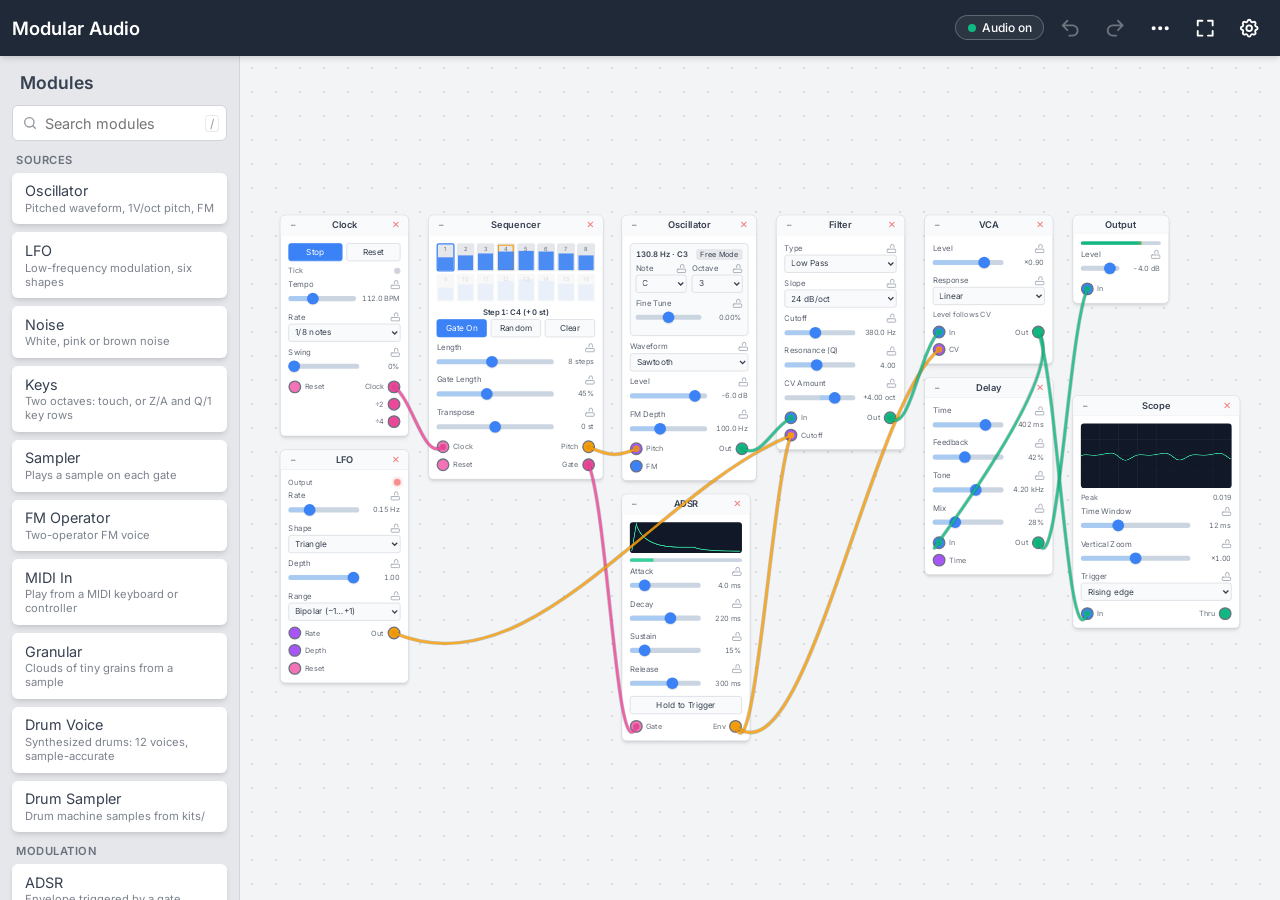
<file: index.html>
<!DOCTYPE html>
<html lang="en">
<head>
    <meta charset="UTF-8">
    <meta name="viewport" content="width=device-width, initial-scale=1.0, maximum-scale=1.0, user-scalable=no, viewport-fit=cover">
    <meta name="theme-color" content="#1f2937">
    <title>Modular Audio</title>
    <link rel="preconnect" href="https://fonts.googleapis.com">
    <link rel="preconnect" href="https://fonts.gstatic.com" crossorigin>
    <link href="https://fonts.googleapis.com/css2?family=Inter:wght@400;500;600;700&display=swap" rel="stylesheet">
    <link rel="stylesheet" href="css/app.css">
    <script>
        // Apply the saved theme before first paint to avoid a flash.
        try {
            const s = JSON.parse(localStorage.getItem('modularaudio.settings') || '{}');
            const dark = s.theme ? s.theme === 'dark' : matchMedia('(prefers-color-scheme: dark)').matches;
            if (dark) document.documentElement.classList.add('dark');
        } catch (e) {}
    </script>
    <script type="module" src="js/main.js"></script>
</head>
<body>
    <header id="app-header">
        <div class="header-left">
            <button id="browser-toggle" class="header-btn" title="Modules" aria-label="Toggle module browser">
                <svg viewBox="0 0 24 24" fill="none" stroke="currentColor" stroke-width="2"><path stroke-linecap="round" stroke-linejoin="round" d="M4 6h16M4 12h16m-7 6h7"/></svg>
            </button>
            <h1 class="app-title">Modular Audio</h1>
        </div>
        <div class="header-right">
            <button id="audio-status" class="audio-status" title="Start audio">
                <span class="status-dot"></span><span class="status-text">Tap to start audio</span>
            </button>
            <button id="undo-btn" class="header-btn" title="Undo (Ctrl+Z)" aria-label="Undo" disabled>
                <svg viewBox="0 0 24 24" fill="none" stroke="currentColor" stroke-width="2"><path stroke-linecap="round" stroke-linejoin="round" d="M9 14L4 9l5-5M4 9h10.5a5.5 5.5 0 010 11H11"/></svg>
            </button>
            <button id="redo-btn" class="header-btn" title="Redo (Ctrl+Y)" aria-label="Redo" disabled>
                <svg viewBox="0 0 24 24" fill="none" stroke="currentColor" stroke-width="2"><path stroke-linecap="round" stroke-linejoin="round" d="M15 14l5-5-5-5M20 9H9.5a5.5 5.5 0 000 11H13"/></svg>
            </button>
            <div class="menu-wrap">
                <button id="edit-btn" class="header-btn" title="Edit" aria-label="Edit menu" aria-haspopup="menu" aria-expanded="false">
                    <svg viewBox="0 0 24 24" fill="none" stroke="currentColor" stroke-width="2"><path stroke-linecap="round" stroke-linejoin="round" d="M5 12h.01M12 12h.01M19 12h.01"/><circle cx="5" cy="12" r="1.2"/><circle cx="12" cy="12" r="1.2"/><circle cx="19" cy="12" r="1.2"/></svg>
                </button>
                <div id="edit-menu" class="dropdown" role="menu"></div>
            </div>
            <button id="view-reset-btn" class="header-btn" title="Fit patch to screen" aria-label="Fit patch to screen">
                <svg viewBox="0 0 24 24" fill="none" stroke="currentColor" stroke-width="2"><path stroke-linecap="round" stroke-linejoin="round" d="M4 9V4h5M20 9V4h-5M4 15v5h5M20 15v5h-5"/></svg>
            </button>
            <button id="settings-btn" class="header-btn" title="Settings" aria-label="Settings">
                <svg viewBox="0 0 24 24" fill="none" stroke="currentColor" stroke-width="2"><path stroke-linecap="round" stroke-linejoin="round" d="M10.325 4.317c.426-1.756 2.924-1.756 3.35 0a1.724 1.724 0 002.573 1.066c1.543-.94 3.31.826 2.37 2.37a1.724 1.724 0 001.065 2.572c1.756.426 1.756 2.924 0 3.35a1.724 1.724 0 00-1.066 2.573c.94 1.543-.826 3.31-2.37 2.37a1.724 1.724 0 00-2.572 1.065c-.426 1.756-2.924 1.756-3.35 0a1.724 1.724 0 00-2.573-1.066c-1.543.94-3.31-.826-2.37-2.37a1.724 1.724 0 00-1.065-2.572c-1.756-.426-1.756-2.924 0-3.35a1.724 1.724 0 001.066-2.573c-.94-1.543.826-3.31 2.37-2.37.996.608 2.296.07 2.572-1.065z"/><path stroke-linecap="round" stroke-linejoin="round" d="M15 12a3 3 0 11-6 0 3 3 0 016 0z"/></svg>
            </button>
        </div>
    </header>

    <div class="workspace-container" id="workspace-container">
        <aside id="module-browser" class="position-left">
            <h2 class="browser-header">Modules</h2>
            <div class="module-search">
                <svg viewBox="0 0 24 24" fill="none" stroke="currentColor" stroke-width="2" aria-hidden="true"><circle cx="11" cy="11" r="7"/><path stroke-linecap="round" d="M20 20l-4-4"/></svg>
                <input id="module-search" type="search" placeholder="Search modules" autocomplete="off" spellcheck="false" aria-label="Search modules">
                <kbd class="search-key" title="Press / or Ctrl+K to search">/</kbd>
            </div>
            <div class="module-list" id="module-list"></div>
            <div class="search-empty hidden" id="search-empty">No modules match</div>
        </aside>
        <main id="workspace">
            <div id="canvas">
                <svg id="cable-layer" xmlns="http://www.w3.org/2000/svg"></svg>
            </div>
            <div id="patch-hint" class="patch-hint"></div>
            <div id="selection-bar" class="selection-bar hidden" role="toolbar" aria-label="Selection"></div>
        </main>
    </div>

    <div id="settings-modal" class="modal" role="dialog" aria-modal="true" aria-labelledby="settings-title">
        <div class="modal-content">
            <button id="modal-close-btn" class="modal-close-btn" aria-label="Close">&times;</button>
            <h2 class="modal-title" id="settings-title">Settings</h2>

            <div class="settings-group">
                <label for="master-volume" class="settings-label">Master Volume (<span id="master-volume-value">80</span>%)</label>
                <input type="range" id="master-volume" min="0" max="100" value="80" class="settings-control">
            </div>
            <div class="settings-group">
                <label class="settings-label">Theme</label>
                <button id="theme-toggle" class="param-button settings-control">Toggle Dark Mode</button>
            </div>
            <div class="settings-group">
                <label for="browser-position" class="settings-label">Module Browser Position</label>
                <select id="browser-position" class="settings-control">
                    <option value="left">Left</option>
                    <option value="bottom">Bottom</option>
                </select>
            </div>
            <div class="settings-group">
                <label for="fine-tune-range" class="settings-label">Fine Tune Range</label>
                <select id="fine-tune-range" class="settings-control">
                    <option value="1">+/- 1%</option><option value="2">+/- 2%</option><option value="3">+/- 3%</option>
                    <option value="5">+/- 5%</option><option value="8">+/- 8%</option><option value="10">+/- 10%</option>
                    <option value="15">+/- 15%</option><option value="20">+/- 20%</option>
                </select>
            </div>
            <div class="settings-group">
                <label for="cable-opacity" class="settings-label">Cable Opacity (<span id="cable-opacity-value">85</span>%)</label>
                <input type="range" id="cable-opacity" min="20" max="100" value="85" class="settings-control">
            </div>

            <p class="settings-hint">Hold <kbd>Shift</kbd> while dragging a slider for very fine adjustment. On touch screens, slide your finger away from the slider to slow it down. Double-tap a label to reset it.</p>

            <div class="preset-buttons">
                <button id="download-preset-btn" class="preset-btn">Download Preset</button>
                <label for="upload-preset-input" class="preset-btn">Upload Preset</label>
                <input type="file" id="upload-preset-input" accept=".json,.preset,application/json">
            </div>
            <div class="preset-buttons">
                <button id="share-link-btn" class="preset-btn secondary">Copy Share Link</button>
                <button id="add-subpatch-btn" class="preset-btn secondary">Add Subpatch…</button>
            </div>
            <div class="settings-group sample-library">
                <label class="settings-label">Sample Library</label>
                <div class="library-row"><span id="library-info">—</span><button id="library-clear-btn" class="param-button">Clear</button></div>
            </div>
            <div class="preset-buttons">
                <button id="example-patch-btn" class="preset-btn secondary">Load Example</button>
                <button id="clear-patch-btn" class="preset-btn danger">Clear Patch</button>
            </div>
        </div>
    </div>

    <div id="quick-add" class="quick-add" role="dialog" aria-label="Quick add">
        <input id="quick-add-input" type="search" placeholder="Add module…" autocomplete="off" spellcheck="false">
        <div id="quick-add-list" class="quick-add-list" role="listbox"></div>
    </div>
    <div id="jack-readout" class="jack-readout"></div>
    <input type="file" id="subpatch-input" accept=".json,application/json" style="display:none">
    <div id="node-sub-menu" role="menu"></div>
    <div id="cable-gain-popup" class="cable-gain-popup"></div>
    <div id="toast" class="toast" role="status" aria-live="polite"></div>
</body>
</html>
</file>
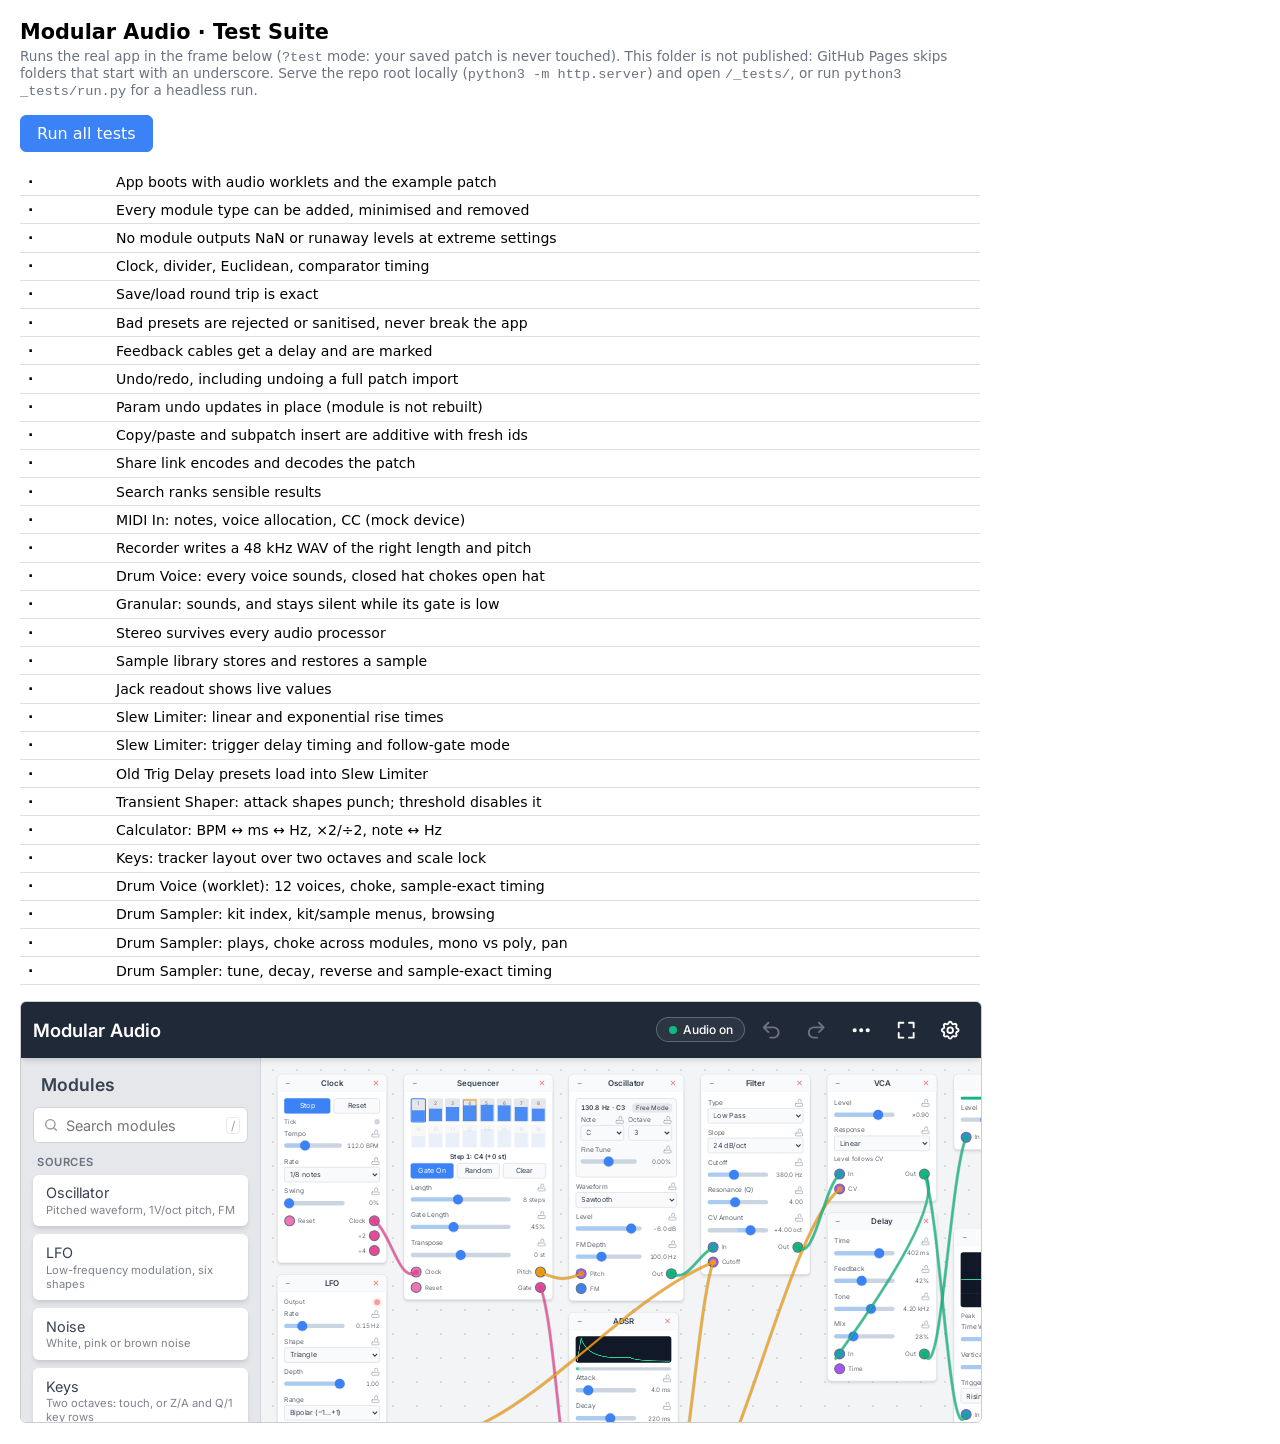
<file: _tests/index.html>
<!DOCTYPE html>
<html lang="en">
<head>
<meta charset="UTF-8">
<meta name="viewport" content="width=device-width, initial-scale=1">
<title>Modular Audio Tests</title>
<style>
    :root { color-scheme: light dark; --ok: #059669; --bad: #dc2626; --muted: #6b7280; }
    body { font-family: system-ui, -apple-system, 'Segoe UI', sans-serif; margin: 0; padding: 1.25rem; background: Canvas; color: CanvasText; }
    h1 { font-size: 1.3rem; margin: 0 0 0.25rem; }
    p.note { color: var(--muted); font-size: 0.85rem; margin: 0 0 1rem; max-width: 60rem; }
    .bar { display: flex; gap: 0.75rem; align-items: center; margin-bottom: 1rem; flex-wrap: wrap; }
    button { font: inherit; padding: 0.5rem 1rem; border-radius: 0.375rem; border: 1px solid #3b82f6; background: #3b82f6; color: #fff; cursor: pointer; }
    button:disabled { opacity: 0.5; cursor: default; }
    #summary { font-weight: 600; }
    #summary.ok { color: var(--ok); } #summary.bad { color: var(--bad); }
    table { border-collapse: collapse; width: 100%; max-width: 60rem; font-size: 0.88rem; }
    td { padding: 0.35rem 0.5rem; border-bottom: 1px solid rgba(128,128,128,0.25); vertical-align: top; }
    td.s { width: 4.5rem; font-weight: 600; } td.t { width: 5rem; color: var(--muted); text-align: right; font-variant-numeric: tabular-nums; }
    .pass { color: var(--ok); } .fail { color: var(--bad); } .run { color: #d97706; }
    .err { color: var(--bad); font-family: ui-monospace, monospace; font-size: 0.8rem; white-space: pre-wrap; margin-top: 0.2rem; }
    iframe { width: 100%; max-width: 60rem; height: 420px; border: 1px solid rgba(128,128,128,0.4); border-radius: 0.375rem; margin-top: 1rem; }
</style>
</head>
<body>
<h1>Modular Audio · Test Suite</h1>
<p class="note">Runs the real app in the frame below (<code>?test</code> mode: your saved patch is never touched). This folder is not published: GitHub Pages skips folders that start with an underscore. Serve the repo root locally (<code>python3 -m http.server</code>) and open <code>/_tests/</code>, or run <code>python3 _tests/run.py</code> for a headless run.</p>
<div class="bar"><button id="run">Run all tests</button><span id="summary"></span></div>
<table id="results"></table>
<iframe id="app" src="../index.html?test" allow="autoplay; midi"></iframe>
<script type="module">
import { tests } from './suite.js';
const frame = document.getElementById('app'), table = document.getElementById('results'), summary = document.getElementById('summary'), runBtn = document.getElementById('run');
const rows = tests.map((t) => { const tr = document.createElement('tr'); tr.innerHTML = `<td class="s">·</td><td><div>${t.name}</div></td><td class="t"></td>`; table.append(tr); return tr; });
async function appReady() {
    for (let i = 0; i < 200; i++) { const w = frame.contentWindow; if (w && w.modularAudioReady && w.modularAudio) return w; await new Promise((r) => setTimeout(r, 50)); }
    throw new Error('App did not start');
}
async function run() {
    runBtn.disabled = true;
    summary.className = ''; summary.textContent = 'Running…';
    const app = await appReady();
    const A = app.modularAudio;
    await A.audio.ctx.resume();
    const results = [];
    for (let i = 0; i < tests.length; i++) {
        const t = tests[i], tr = rows[i];
        tr.cells[0].textContent = 'RUN'; tr.cells[0].className = 's run';
        tr.querySelector('.err')?.remove();
        const t0 = performance.now();
        let error = null;
        try {
            await Promise.race([t.fn({ A, app, wait: (ms) => new Promise((r) => setTimeout(r, ms)) }), new Promise((_, rej) => setTimeout(() => rej(new Error('timed out after 30 s')), 30000))]);
        } catch (e) { error = e; }
        const ms = Math.round(performance.now() - t0);
        tr.cells[0].textContent = error ? 'FAIL' : 'PASS';
        tr.cells[0].className = `s ${error ? 'fail' : 'pass'}`;
        tr.cells[2].textContent = `${ms} ms`;
        if (error) { const d = document.createElement('div'); d.className = 'err'; d.textContent = error.message; tr.cells[1].append(d); }
        results.push({ name: t.name, pass: !error, ms, error: error ? error.message : null });
    }
    const failed = results.filter((r) => !r.pass).length;
    summary.textContent = failed ? `${failed} of ${results.length} failed` : `All ${results.length} passed`;
    summary.className = failed ? 'bad' : 'ok';
    runBtn.disabled = false;
    window.__testResults = results; // read by run.py
}
runBtn.addEventListener('click', run);
if (new URLSearchParams(location.search).has('autorun')) run();
</script>
</body>
</html>
</file>
<file: css/app.css>
/* Modular Audio — styles derived from Modular Synth V5.6 */

/* --- Theme Variables --- */
:root {
    --bg-color: #f3f4f6;
    --grid-dot: rgba(31, 41, 55, 0.12);
    --text-color: #1f2937;
    --header-bg: #1f2937;
    --header-text: #ffffff;
    --browser-bg: #e5e7eb;
    --browser-border: #d1d5db;
    --browser-text: #374151;
    --module-bg: #ffffff;
    --module-border: #d1d5db;
    --module-header-bg: #f9fafb;
    --module-header-border: #e5e7eb;
    --module-text: #374151;
    --module-shadow: 0 4px 6px -1px rgba(0, 0, 0, 0.1), 0 2px 4px -1px rgba(0, 0, 0, 0.06);
    --node-border: #6b7280;
    --input-bg: #3b82f6;
    --output-bg: #10b981;
    --cv-input-bg: #a855f7;
    --cv-output-bg: #f59e0b;
    --gate-input-bg: #f472b6;
    --trigger-output-bg: #ec4899;
    --slider-track: #cbd5e1;
    --slider-fill: #93c5fd;
    --slider-thumb: #3b82f6;
    --slider-fine: #f59e0b;
    --lock-unlocked: #9ca3af;
    --lock-locked: #facc15;
    --modal-bg: rgba(0, 0, 0, 0.5);
    --modal-content-bg: #ffffff;
    --preset-btn-bg: #3b82f6;
    --preset-btn-hover: #2563eb;
    --sub-menu-bg: #ffffff;
    --sub-menu-border: #d1d5db;
    --sub-menu-shadow: 0 2px 8px rgba(0, 0, 0, 0.15);
    --sub-menu-text: #374151;
    --sub-menu-btn-bg: #e5e7eb;
    --sub-menu-btn-hover: #d1d5db;
    --sub-menu-delete-bg: #fee2e2;
    --sub-menu-delete-hover: #fecaca;
    --sub-menu-delete-text: #ef4444;
    --cable-gain-slider-bg: rgba(255, 255, 255, 0.96);
    --cable-gain-slider-border: #9ca3af;
    --cable-gain-ok-bg: #d1fae5;
    --cable-gain-ok-hover: #a7f3d0;
    --cable-gain-ok-text: #065f46;
    --display-bg: #111827;
    --display-line: #34d399;
    --display-grid: rgba(255, 255, 255, 0.08);
    --step-bg: #e5e7eb;
    --step-on: #3b82f6;
    --step-active: #f59e0b;
    --led-off: #d1d5db;
    --led-on: #ef4444;
    --cable-opacity: 0.85;
}

.dark {
    --bg-color: #1f2937;
    --grid-dot: rgba(229, 231, 235, 0.08);
    --text-color: #f3f4f6;
    --header-bg: #111827;
    --header-text: #e5e7eb;
    --browser-bg: #374151;
    --browser-border: #4b5563;
    --browser-text: #d1d5db;
    --module-bg: #4b5563;
    --module-border: #6b7280;
    --module-header-bg: #374151;
    --module-header-border: #4b5563;
    --module-text: #e5e7eb;
    --module-shadow: 0 4px 6px -1px rgba(0, 0, 0, 0.4), 0 2px 4px -1px rgba(0, 0, 0, 0.3);
    --node-border: #9ca3af;
    --slider-track: #1f2937;
    --slider-fill: #1d4ed8;
    --slider-thumb: #60a5fa;
    --lock-unlocked: #6b7280;
    --lock-locked: #fde047;
    --modal-bg: rgba(0, 0, 0, 0.7);
    --modal-content-bg: #374151;
    --preset-btn-bg: #60a5fa;
    --preset-btn-hover: #3b82f6;
    --sub-menu-bg: #374151;
    --sub-menu-border: #6b7280;
    --sub-menu-shadow: 0 2px 8px rgba(0, 0, 0, 0.4);
    --sub-menu-text: #e5e7eb;
    --sub-menu-btn-bg: #4b5563;
    --sub-menu-btn-hover: #6b7280;
    --sub-menu-delete-bg: #5f2727;
    --sub-menu-delete-hover: #7f3030;
    --sub-menu-delete-text: #fca5a5;
    --cable-gain-slider-bg: rgba(55, 65, 81, 0.97);
    --cable-gain-slider-border: #4b5563;
    --cable-gain-ok-bg: #064e3b;
    --cable-gain-ok-hover: #047857;
    --cable-gain-ok-text: #a7f3d0;
    --display-bg: #0b1120;
    --step-bg: #374151;
    --step-on: #60a5fa;
    --led-off: #374151;
}

/* --- Base & Layout --- */
*, *::before, *::after { box-sizing: border-box; }
html, body { height: 100%; width: 100%; margin: 0; padding: 0; overflow: hidden; }
body {
    font-family: 'Inter', system-ui, -apple-system, 'Segoe UI', Roboto, sans-serif;
    overscroll-behavior: none;
    background-color: var(--bg-color); color: var(--text-color);
    font-size: 1rem; transition: background-color 0.3s, color 0.3s;
    display: flex; flex-direction: column;
    user-select: none; -webkit-user-select: none;
    -webkit-tap-highlight-color: transparent;
    -webkit-touch-callout: none; /* no iOS long-press callout over jacks and cables */
}
button, input, select { font: inherit; color: inherit; }
button { cursor: pointer; }
.hidden { display: none !important; }

header#app-header {
    background-color: var(--header-bg); color: var(--header-text);
    height: 3.5rem; flex-shrink: 0; z-index: 50; position: relative;
    display: flex; align-items: center; justify-content: space-between;
    padding: 0 0.75rem; padding-top: env(safe-area-inset-top);
    box-shadow: 0 4px 6px -1px rgba(0,0,0,0.1), 0 2px 4px -1px rgba(0,0,0,0.06);
}
.header-left, .header-right { display: flex; align-items: center; gap: 0.5rem; min-width: 0; }
.app-title { font-size: 1.15rem; font-weight: 600; margin: 0; white-space: nowrap; overflow: hidden; text-overflow: ellipsis; }
.header-btn {
    background: none; border: none; color: inherit; padding: 0.45rem; border-radius: 0.375rem;
    display: flex; align-items: center; justify-content: center;
}
.header-btn:hover { background-color: rgba(255,255,255,0.1); }
.header-btn svg { width: 1.4rem; height: 1.4rem; }
.audio-status {
    display: flex; align-items: center; gap: 0.4rem; border: 1px solid rgba(255,255,255,0.25);
    background: rgba(255,255,255,0.06); border-radius: 9999px; padding: 0.25rem 0.7rem; font-size: 0.75rem; font-weight: 500;
    white-space: nowrap;
}
.audio-status .status-dot { width: 8px; height: 8px; border-radius: 50%; background: #f59e0b; flex-shrink: 0; }
.audio-status.running .status-dot { background: #10b981; }
.audio-status.running { cursor: default; }
.audio-status.error .status-dot { background: #ef4444; }

.workspace-container { flex-grow: 1; position: relative; overflow: hidden; display: flex; width: 100%; min-height: 0; }

main#workspace {
    flex-grow: 1; position: relative; overflow: hidden; min-width: 0;
    background-color: var(--bg-color);
    background-image: radial-gradient(var(--grid-dot) 1px, transparent 1px);
    background-size: 24px 24px;
    touch-action: none; cursor: grab;
}
main#workspace.panning { cursor: grabbing; }
#canvas { position: absolute; left: 0; top: 0; width: 0; height: 0; transform-origin: 0 0; }
#cable-layer { position: absolute; left: 0; top: 0; width: 1px; height: 1px; overflow: visible; pointer-events: none; z-index: 100000; }

/* --- Module Browser --- */
#module-browser {
    background-color: var(--browser-bg); border: 0 solid var(--browser-border); color: var(--browser-text);
    transition: transform 0.3s ease-in-out;
    position: fixed; z-index: 40; overflow-y: auto; padding: 0.75rem;
    box-shadow: 2px 0 5px rgba(0,0,0,0.1);
}
#module-browser.position-left { top: 3.5rem; left: 0; bottom: 0; width: 15rem; border-right-width: 1px; }
#module-browser.position-bottom {
    bottom: 0; left: 0; right: 0; height: 7.5rem; border-top-width: 1px;
    display: flex; flex-direction: row; align-items: stretch; padding: 0.5rem; overflow-x: auto; overflow-y: hidden;
}
#module-browser.position-bottom .browser-header,
#module-browser.position-bottom .browser-category { display: none; }
#module-browser.position-bottom .module-list { display: flex; gap: 0.5rem; align-items: center; height: 100%; }
#module-browser.position-bottom .add-module-btn { width: auto; flex-shrink: 0; height: 80%; min-height: 3rem; margin-bottom: 0; text-align: center; }
#module-browser.collapsed.position-left { transform: translateX(-100%); }
#module-browser.collapsed.position-bottom { transform: translateY(100%); }

@media (min-width: 768px) {
    #browser-toggle { display: none; }
    #module-browser { position: static; transform: none !important; box-shadow: none; flex-shrink: 0; }
    #module-browser.position-bottom { width: 100%; }
    .workspace-container.browser-bottom { flex-direction: column-reverse; }
}

.browser-header { font-size: 1.1rem; font-weight: 600; margin: 0 0 0.5rem; padding: 0.25rem 0.5rem; }
.browser-category { font-size: 0.7rem; font-weight: 600; text-transform: uppercase; letter-spacing: 0.05em; opacity: 0.7; margin: 0.75rem 0.25rem 0.35rem; }
.add-module-btn {
    display: block; width: 100%; background-color: var(--module-bg); padding: 0.6rem 0.8rem; border: none;
    border-radius: 0.375rem; box-shadow: var(--module-shadow); text-align: left; color: var(--module-text);
    transition: background-color 0.15s, box-shadow 0.15s; font-size: 0.9rem; margin-bottom: 0.5rem;
}
.add-module-btn:hover { background-color: var(--module-header-bg); box-shadow: 0 1px 2px 0 rgba(0,0,0,0.05); }
.add-module-btn small { display: block; font-size: 0.7rem; opacity: 0.65; margin-top: 0.1rem; }
#module-browser.position-bottom .add-module-btn small { display: none; }

/* --- Modules --- */
.module {
    position: absolute; touch-action: none; width: 200px;
    display: flex; flex-direction: column;
    background-color: var(--module-bg); border: 1px solid var(--module-border); border-radius: 0.5rem; box-shadow: var(--module-shadow);
    color: var(--module-text); transition: background-color 0.3s, border-color 0.3s, color 0.3s, opacity 0.2s, box-shadow 0.2s;
    cursor: default;
}
.module.dragging { opacity: 0.85; box-shadow: 0 10px 15px -3px rgba(0,0,0,0.15), 0 4px 6px -2px rgba(0,0,0,0.08); }
.module-header {
    display: flex; justify-content: space-between; align-items: center; padding: 0.3rem 0.5rem; cursor: move;
    border-bottom: 1px solid var(--module-header-border); background-color: var(--module-header-bg);
    border-top-left-radius: 0.5rem; border-top-right-radius: 0.5rem; transition: background-color 0.3s, border-color 0.3s;
    touch-action: none;
}
.module-content { padding: 0.75rem; flex-grow: 1; }
.module.minimized .module-content { display: none; }
.module.minimized { width: 130px !important; }
.module.minimized .module-header { border-bottom: none; border-radius: 0.5rem; }
.module-title { font-weight: 600; font-size: 0.9rem; text-align: center; flex-grow: 1; margin: 0 0.4rem; white-space: nowrap; overflow: hidden; text-overflow: ellipsis; }
.module-button { background: none; border: none; padding: 0.15rem 0.3rem; line-height: 1; color: inherit; opacity: 0.7; font-size: 0.95rem; min-width: 1.4rem; }
.module-button:hover { opacity: 1; }
.delete-btn { color: #ef4444; } .delete-btn:hover { color: #dc2626; }
.module-spacer { width: 1.4rem; }

/* --- Nodes (jacks) --- */
.node {
    width: 20px; height: 20px; border-radius: 50%; border: 2px solid var(--node-border); cursor: pointer;
    position: relative; flex-shrink: 0; transition: filter 0.15s, box-shadow 0.15s, transform 0.15s;
    touch-action: none;
}
/* Larger invisible touch target */
.node::after { content: ''; position: absolute; inset: -9px; border-radius: 50%; }
.node.in.audio { background-color: var(--input-bg); }
.node.out.audio { background-color: var(--output-bg); }
.node.in.cv { background-color: var(--cv-input-bg); }
.node.out.cv { background-color: var(--cv-output-bg); }
.node.in.gate { background-color: var(--gate-input-bg); }
.node.out.gate { background-color: var(--trigger-output-bg); }
.node:hover { filter: brightness(1.2); }
.node.selected { box-shadow: 0 0 0 3px rgba(239, 68, 68, 0.6); }
.node.connected::before { content: ''; position: absolute; inset: 4px; border-radius: 50%; background: rgba(0,0,0,0.35); }
.node.drop-target { transform: scale(1.3); box-shadow: 0 0 0 3px rgba(16, 185, 129, 0.6); }
body.patching .node.in:not(.drop-ok) { opacity: 0.35; }
body.patching-from-in .node.out:not(.drop-ok) { opacity: 0.35; }
body.patching-from-in .node.in { opacity: 0.35; }
body.patching .node.out { opacity: 0.35; }

.node-row { display: flex; justify-content: space-between; align-items: flex-start; margin-top: 0.6rem; gap: 0.5rem; }
.node-group-vertical { display: flex; flex-direction: column; gap: 0.45rem; }
.node-group-vertical.inputs { align-items: flex-start; }
.node-group-vertical.outputs { align-items: flex-end; }
.node-item { display: flex; align-items: center; gap: 0.35rem; }
.node-label { font-size: 0.7rem; color: var(--text-color); opacity: 0.75; white-space: nowrap; }
.module-content .node-label { color: var(--module-text); }

/* --- Cables --- */
.cable { fill: none; stroke-linecap: round; pointer-events: none; }
.cable-shadow { fill: none; stroke: rgba(0,0,0,0.25); stroke-linecap: round; pointer-events: none; }
.cable-hit { fill: none; stroke: transparent; stroke-width: 14; pointer-events: stroke; cursor: pointer; }
.cable-group { opacity: var(--cable-opacity); }
.cable-group.highlight { opacity: 1; }
.cable-group.highlight .cable { stroke-width: 5; }
.cable-group.muted { opacity: calc(var(--cable-opacity) * 0.45); }
.cable-plug { pointer-events: none; }
body.patching .cable-hit { pointer-events: none; }

/* --- Parameters --- */
.param-container { margin-bottom: 0.5rem; display: flex; flex-direction: column; }
.param-header { display: flex; justify-content: space-between; align-items: center; margin-bottom: 0.15rem; gap: 0.25rem; }
.param-label { font-size: 0.75rem; color: var(--module-text); opacity: 0.8; flex-grow: 1; cursor: default; white-space: nowrap; overflow: hidden; text-overflow: ellipsis; touch-action: manipulation; }
.param-lock-button { background: none; border: none; padding: 0; margin: 0; line-height: 1; flex-shrink: 0; }
.param-lock { width: 16px; height: 16px; display: block; color: var(--lock-unlocked); transition: color 0.2s; }
.param-lock.locked { color: var(--lock-locked); }
.param-control-wrapper { display: flex; align-items: center; gap: 0.5rem; position: relative; min-height: 1.5rem; }
.param-value-display {
    font-size: 0.7rem; color: var(--module-text); opacity: 0.75; min-width: 56px; text-align: right; white-space: nowrap;
    font-variant-numeric: tabular-nums; cursor: text; border-radius: 0.2rem; padding: 0 0.1rem;
}
.param-value-display:hover { background: var(--module-header-bg); opacity: 1; }
.param-value-input {
    width: 56px; font-size: 0.7rem; text-align: right; padding: 0.05rem 0.2rem;
    border: 1px solid var(--slider-thumb); border-radius: 0.2rem; background: var(--module-bg); color: var(--module-text);
    user-select: text; -webkit-user-select: text;
}
.locked-control { opacity: 0.6; pointer-events: none; }
select, button.param-button {
    height: 1.75rem; padding: 0.15rem 0.35rem; font-size: 0.8rem;
    background-color: var(--module-header-bg); border: 1px solid var(--module-border); border-radius: 0.25rem; color: var(--module-text); width: 100%;
}
button.param-button { padding: 0.15rem 0.5rem; }
button.param-button:hover { filter: brightness(0.95); }
button.param-button.active { background-color: var(--slider-thumb); color: #fff; border-color: var(--slider-thumb); }
.dark button.param-button:hover { filter: brightness(1.15); }
.btn-row { display: flex; gap: 0.35rem; margin-bottom: 0.5rem; }
.btn-row > * { flex: 1; }

/* Custom slider (v5.6 look, with fine-adjust support) */
.fslider {
    position: relative; flex: 1; height: 22px; cursor: pointer; touch-action: none; outline: none; min-width: 0;
}
.fslider-track {
    position: absolute; left: 0; right: 0; top: 50%; height: 8px; margin-top: -4px;
    background: var(--slider-track); border-radius: 9999px; overflow: hidden; transition: background-color 0.3s;
}
.fslider-fill { position: absolute; top: 0; bottom: 0; background: var(--slider-fill); opacity: 0.6; }
.fslider-thumb {
    position: absolute; top: 50%; width: 18px; height: 18px; margin: -9px 0 0 -9px;
    background: var(--slider-thumb); border-radius: 50%; cursor: grab; transition: background-color 0.2s, box-shadow 0.15s;
    box-shadow: 0 1px 2px rgba(0,0,0,0.2);
}
.fslider:focus-visible .fslider-thumb { box-shadow: 0 0 0 3px rgba(59,130,246,0.45); }
.fslider.active .fslider-thumb { cursor: grabbing; }
.fslider.fine .fslider-thumb { background: var(--slider-fine); box-shadow: 0 0 0 4px rgba(245,158,11,0.3); }
.fslider.locked { pointer-events: none; opacity: 0.6; }
.fine-badge {
    position: fixed; z-index: 200000; pointer-events: none; font-size: 0.65rem; font-weight: 600;
    background: var(--slider-fine); color: #111827; padding: 0.1rem 0.35rem; border-radius: 0.25rem;
    transform: translate(-50%, -150%); white-space: nowrap; display: none;
}

/* Pitch control */
.pitch-control-group { border: 1px solid var(--module-border); padding: 0.5rem; border-radius: 0.375rem; background-color: var(--module-header-bg); margin-bottom: 0.5rem; }
.pitch-top { display: flex; justify-content: space-between; align-items: center; margin-bottom: 0.3rem; }
.pitch-readout { font-size: 0.75rem; font-weight: 600; font-variant-numeric: tabular-nums; }
.pitch-mode-toggle { font-size: 0.7rem; padding: 0.1rem 0.4rem; background-color: var(--sub-menu-btn-bg); color: var(--sub-menu-text); border: none; border-radius: 0.25rem; }
.pitch-mode-toggle:hover { filter: brightness(0.95); }
.note-pitch-controls { display: flex; gap: 0.5rem; }
.note-pitch-controls .param-container { flex: 1; min-width: 0; }

/* Displays */
.display { display: block; width: 100%; background: var(--display-bg); border-radius: 0.3rem; margin-bottom: 0.5rem; }
.led { width: 10px; height: 10px; border-radius: 50%; background: var(--led-off); display: inline-block; transition: background-color 0.05s; flex-shrink: 0; }
.led.on { background: var(--led-on); box-shadow: 0 0 6px var(--led-on); }
.meter { height: 6px; background: var(--slider-track); border-radius: 3px; overflow: hidden; margin-bottom: 0.4rem; }
.meter-fill {
    /* The gradient always spans the whole meter; the level only reveals part of it. */
    height: 100%; width: 100%; --v: 0;
    background: linear-gradient(90deg, #10b981 0%, #10b981 70%, #f59e0b 85%, #ef4444 100%);
    clip-path: inset(0 calc((1 - var(--v)) * 100%) 0 0);
}
.meter-fill.plain { background: var(--display-line); }
.info-row { display: flex; align-items: center; justify-content: space-between; gap: 0.5rem; font-size: 0.75rem; margin-bottom: 0.4rem; }

/* Sequencer */
.steps { display: grid; grid-template-columns: repeat(8, 1fr); gap: 3px; margin-bottom: 0.5rem; }
.step {
    position: relative; height: 44px; background: var(--step-bg); border-radius: 0.2rem; border: 2px solid transparent;
    overflow: hidden; padding: 0; touch-action: none;
}
.step .step-bar { position: absolute; left: 0; right: 0; bottom: 0; background: var(--step-on); opacity: 0.35; }
.step.on .step-bar { opacity: 0.9; }
.step .step-num { position: absolute; top: 1px; left: 0; right: 0; text-align: center; font-size: 0.55rem; opacity: 0.7; }
.step.selected { border-color: var(--slider-thumb); }
.step.playing { box-shadow: inset 0 0 0 2px var(--step-active); }
.step.disabled { opacity: 0.25; }
.step-note { font-size: 0.75rem; font-weight: 600; text-align: center; margin-bottom: 0.25rem; font-variant-numeric: tabular-nums; }

/* Keys */
.keys { position: relative; height: 70px; margin-bottom: 0.5rem; touch-action: none; }
.key { position: absolute; top: 0; border: 1px solid var(--module-border); border-radius: 0 0 0.25rem 0.25rem; }
.key.white { background: #f9fafb; height: 100%; z-index: 1; }
.key.black { background: #1f2937; height: 60%; z-index: 2; }
.key.down.white { background: #93c5fd; }
.key.down.black { background: #3b82f6; }
.key-label { position: absolute; bottom: 3px; left: 0; right: 0; text-align: center; font-size: 0.55rem; color: #6b7280; pointer-events: none; }

/* Settings Modal */
.modal {
    position: fixed; inset: 0; background-color: var(--modal-bg);
    display: flex; justify-content: center; align-items: center;
    z-index: 300000; opacity: 0; pointer-events: none; transition: opacity 0.3s ease-in-out;
}
.modal.open { opacity: 1; pointer-events: auto; }
.modal-content {
    background-color: var(--modal-content-bg); padding: 1.5rem 1.5rem; border-radius: 0.5rem;
    box-shadow: 0 10px 15px -3px rgba(0,0,0,0.1), 0 4px 6px -2px rgba(0,0,0,0.05);
    width: 90%; max-width: 480px; max-height: 90vh; overflow-y: auto;
    position: relative; color: var(--text-color); transition: background-color 0.3s, color 0.3s;
}
.modal-close-btn { position: absolute; top: 0.5rem; right: 0.75rem; background: none; border: none; font-size: 1.5rem; color: inherit; opacity: 0.7; }
.modal-close-btn:hover { opacity: 1; }
.modal-title { font-size: 1.25rem; font-weight: 600; margin: 0 0 1rem; }
.settings-group { margin-bottom: 1rem; }
.settings-label { display: block; font-size: 0.9rem; font-weight: 500; margin-bottom: 0.3rem; }
.settings-control { width: 100%; }
.settings-group select, .settings-group button.param-button { height: 2.1rem; font-size: 0.9rem; background-color: var(--module-header-bg); color: var(--module-text); }
.settings-hint { font-size: 0.8rem; opacity: 0.75; line-height: 1.4; }
kbd { font-family: inherit; font-size: 0.75rem; border: 1px solid var(--module-border); border-radius: 0.2rem; padding: 0 0.25rem; }
.preset-buttons { display: flex; gap: 0.75rem; margin-top: 1rem; }
.preset-btn {
    flex: 1; padding: 0.6rem 0.75rem; border: none; border-radius: 0.375rem;
    background-color: var(--preset-btn-bg); color: white; font-weight: 500; font-size: 0.9rem;
    transition: background-color 0.2s; text-align: center; cursor: pointer;
}
.preset-btn:hover { background-color: var(--preset-btn-hover); }
.preset-btn.secondary { background-color: var(--sub-menu-btn-bg); color: var(--sub-menu-text); }
.preset-btn.secondary:hover { background-color: var(--sub-menu-btn-hover); }
.preset-btn.danger { background-color: var(--sub-menu-delete-bg); color: var(--sub-menu-delete-text); }
.preset-btn.danger:hover { background-color: var(--sub-menu-delete-hover); }
#upload-preset-input { display: none; }
input[type="range"].settings-control { accent-color: var(--slider-thumb); }

/* --- Node Sub-Menu --- */
#node-sub-menu {
    position: fixed; background-color: var(--sub-menu-bg); border: 1px solid var(--sub-menu-border);
    border-radius: 0.375rem; box-shadow: var(--sub-menu-shadow); z-index: 250000; padding: 0.5rem;
    flex-direction: column; gap: 0.5rem; min-width: 170px; max-width: 240px; color: var(--sub-menu-text);
    display: none;
}
#node-sub-menu.visible { display: flex; }
.sub-menu-header { display: flex; justify-content: space-between; align-items: center; padding-bottom: 0.25rem; border-bottom: 1px solid var(--sub-menu-border); gap: 0.5rem; }
.sub-menu-title { font-size: 0.8rem; font-weight: 600; white-space: nowrap; overflow: hidden; text-overflow: ellipsis; }
.sub-menu-close-btn { background: none; border: none; color: inherit; padding: 0.1rem; line-height: 1; font-size: 1rem; font-weight: bold; opacity: 0.7; }
.sub-menu-close-btn:hover { opacity: 1; }
.sub-menu-module-item { background-color: var(--sub-menu-btn-bg); padding: 0.3rem 0.5rem; border-radius: 0.25rem; display: flex; flex-direction: column; }
.sub-menu-module-name { font-size: 0.75rem; font-weight: 500; margin-bottom: 0.2rem; text-align: center; white-space: nowrap; overflow: hidden; text-overflow: ellipsis; }
.sub-menu-module-actions { display: flex; justify-content: space-around; gap: 0.3rem; }
.sub-menu-action-btn { flex: 1; background: none; border: 1px solid transparent; border-radius: 0.25rem; padding: 0.2rem 0.3rem; font-size: 0.7rem; white-space: nowrap; }
.sub-menu-action-btn.delete { background-color: var(--sub-menu-delete-bg); color: var(--sub-menu-delete-text); border-color: var(--sub-menu-delete-text); }
.sub-menu-action-btn.delete:hover { background-color: var(--sub-menu-delete-hover); }
.sub-menu-action-btn.gain { background-color: var(--sub-menu-btn-hover); border-color: var(--sub-menu-border); color: var(--sub-menu-text); }
.sub-menu-empty { font-size: 0.75rem; opacity: 0.7; text-align: center; padding: 0.25rem; }

/* --- Cable gain popup --- */
.cable-gain-popup {
    position: fixed; z-index: 260000; transform: translate(-50%, -50%);
    background-color: var(--cable-gain-slider-bg); padding: 8px 12px; border-radius: 6px;
    border: 1px solid var(--cable-gain-slider-border); box-shadow: 0 2px 5px rgba(0,0,0,0.2);
    flex-direction: column; align-items: stretch; width: 190px; color: var(--text-color);
    display: none;
}
.cable-gain-popup.visible { display: flex; }
.cable-gain-popup .cg-title { font-size: 0.72rem; font-weight: 600; text-align: center; }
.cable-gain-popup .cg-sub { font-size: 0.62rem; opacity: 0.7; text-align: center; margin-bottom: 4px; white-space: nowrap; overflow: hidden; text-overflow: ellipsis; }
.cable-gain-popup .param-label, .cable-gain-popup .param-value-display { color: var(--text-color); }
.cg-actions { display: flex; gap: 6px; margin-top: 6px; }
.cg-actions button { flex: 1; padding: 4px 8px; font-size: 0.75rem; font-weight: 500; border: none; border-radius: 4px; }
.cable-gain-ok-btn { background-color: var(--cable-gain-ok-bg); color: var(--cable-gain-ok-text); }
.cable-gain-ok-btn:hover { background-color: var(--cable-gain-ok-hover); }
.cable-delete-btn { background-color: var(--sub-menu-delete-bg); color: var(--sub-menu-delete-text); }

/* --- Hints & toasts --- */
.patch-hint {
    position: absolute; left: 50%; bottom: 4rem; transform: translateX(-50%); z-index: 30;
    background: var(--header-bg); color: var(--header-text); font-size: 0.8rem; padding: 0.4rem 0.8rem; border-radius: 9999px;
    box-shadow: var(--module-shadow); pointer-events: none; opacity: 0; transition: opacity 0.2s; white-space: nowrap;
}
.patch-hint.visible { opacity: 0.95; }
.toast {
    position: fixed; left: 50%; top: 4.25rem; transform: translateX(-50%); z-index: 310000;
    background: var(--header-bg); color: var(--header-text); font-size: 0.85rem; padding: 0.5rem 0.9rem; border-radius: 0.375rem;
    box-shadow: var(--module-shadow); opacity: 0; pointer-events: none; transition: opacity 0.2s; max-width: 90vw; text-align: center;
}
.toast.visible { opacity: 0.97; }

@media (max-width: 480px) {
    .audio-status .status-text { display: none; }
    .audio-status { padding: 0.35rem; border-radius: 50%; }
    .audio-status .status-dot { width: 10px; height: 10px; }
}

/* Tuner */
.tuner-bar { position: relative; height: 14px; margin: 0.4rem 0; border-radius: 7px; background: linear-gradient(90deg, #ef4444, #f59e0b 35%, #10b981 50%, #f59e0b 65%, #ef4444); opacity: 0.85; }
.tuner-bar::after { content: ''; position: absolute; left: 50%; top: -3px; bottom: -3px; width: 2px; margin-left: -1px; background: var(--module-text); opacity: 0.5; }
.tuner-needle { position: absolute; top: -4px; bottom: -4px; width: 4px; margin-left: -2px; left: 50%; background: var(--module-text); border-radius: 2px; transition: left 0.08s linear; }
.tuner-bar.idle { opacity: 0.25; }
.tuner-bar.intune .tuner-needle { background: #10b981; box-shadow: 0 0 6px #10b981; }

.cable-group.feedback .cable-plug { opacity: 0.7; }

/* Module search */
.module-search { position: relative; display: flex; align-items: center; margin: 0 0 0.5rem; }
.module-search svg { position: absolute; left: 0.6rem; width: 1rem; height: 1rem; opacity: 0.55; pointer-events: none; }
.module-search input {
    width: 100%; height: 2.25rem; padding: 0 2rem 0 2rem; border-radius: 0.375rem;
    border: 1px solid var(--browser-border); background: var(--module-bg); color: var(--module-text);
    font-size: 0.9rem; outline: none; user-select: text; -webkit-user-select: text;
}
.module-search input:focus { border-color: var(--slider-thumb); box-shadow: 0 0 0 3px rgba(59,130,246,0.25); }
.module-search input::-webkit-search-cancel-button { cursor: pointer; }
.search-key { position: absolute; right: 0.5rem; opacity: 0.5; pointer-events: none; }
.module-search input:focus ~ .search-key, .module-search input:not(:placeholder-shown) ~ .search-key { display: none; }
.add-module-btn.first-match { box-shadow: 0 0 0 2px var(--slider-thumb), var(--module-shadow); }
.add-module-btn mark { background: rgba(250, 204, 21, 0.45); color: inherit; border-radius: 2px; padding: 0 1px; }
.search-empty { font-size: 0.85rem; opacity: 0.7; padding: 0.75rem 0.25rem; text-align: center; }
#module-browser.position-bottom .module-search { flex: 0 0 12rem; margin: 0 0.5rem 0 0; align-self: center; }
#module-browser.position-bottom .search-empty { align-self: center; white-space: nowrap; }
@media (hover: none) { .search-key { display: none; } }

/* Selection */
.module.selected-module { box-shadow: 0 0 0 2px var(--slider-thumb), var(--module-shadow); }
.select-box { position: absolute; display: none; z-index: 40; pointer-events: none; border: 1px solid var(--slider-thumb); background: rgba(59, 130, 246, 0.12); border-radius: 2px; }
main#workspace.select-mode { cursor: crosshair; }

/* Header extras */
.header-btn:disabled { opacity: 0.35; cursor: default; }
.header-btn:disabled:hover { background: none; }
.menu-wrap { position: relative; }
.dropdown {
    position: absolute; right: 0; top: calc(100% + 6px); min-width: 250px; display: none; flex-direction: column;
    background: var(--sub-menu-bg); color: var(--sub-menu-text); border: 1px solid var(--sub-menu-border);
    border-radius: 0.375rem; box-shadow: var(--sub-menu-shadow); padding: 0.35rem; z-index: 280000;
}
.dropdown.open { display: flex; }
.dropdown button {
    display: flex; justify-content: space-between; align-items: center; gap: 1rem; text-align: left;
    background: none; border: none; padding: 0.45rem 0.6rem; border-radius: 0.25rem; font-size: 0.85rem; color: inherit;
}
.dropdown button:hover:not(:disabled) { background: var(--sub-menu-btn-bg); }
.dropdown button:disabled { opacity: 0.4; cursor: default; }
.dropdown button.checked::before { content: '✓'; margin-right: -0.5rem; }
.dropdown kbd { opacity: 0.6; font-size: 0.7rem; }
.dropdown hr { border: none; border-top: 1px solid var(--sub-menu-border); margin: 0.3rem 0; }
@media (max-width: 560px) { .app-title { display: none; } .header-right { gap: 0.15rem; } .header-btn { padding: 0.35rem; } }

/* Selection toolbar */
.selection-bar {
    position: absolute; left: 50%; bottom: 1rem; transform: translateX(-50%); z-index: 35; max-width: calc(100% - 16px); overflow-x: auto; scrollbar-width: none;
    display: flex; align-items: center; gap: 0.25rem; padding: 0.3rem; border-radius: 9999px;
    background: var(--header-bg); color: var(--header-text); box-shadow: var(--module-shadow); font-size: 0.8rem; white-space: nowrap;
}
.selection-bar span { padding: 0 0.5rem; opacity: 0.8; }
.selection-bar button { background: rgba(255,255,255,0.08); border: none; color: inherit; border-radius: 9999px; padding: 0.3rem 0.7rem; font-size: 0.8rem; }
.selection-bar button:hover { background: rgba(255,255,255,0.18); }
.selection-bar button.danger { color: #fca5a5; }

/* Quick add */
.quick-add {
    position: fixed; z-index: 270000; width: 240px; display: none; flex-direction: column;
    background: var(--sub-menu-bg); border: 1px solid var(--sub-menu-border); border-radius: 0.5rem; box-shadow: var(--sub-menu-shadow); padding: 0.4rem;
}
.quick-add.open { display: flex; }
.quick-add input {
    height: 2.1rem; border-radius: 0.3rem; border: 1px solid var(--slider-thumb); background: var(--module-bg); color: var(--module-text);
    padding: 0 0.6rem; font-size: 0.9rem; outline: none; user-select: text; -webkit-user-select: text;
}
.quick-add-list { max-height: 280px; overflow-y: auto; margin-top: 0.35rem; display: flex; flex-direction: column; }
.quick-add-list button {
    text-align: left; background: none; border: none; color: var(--sub-menu-text); padding: 0.35rem 0.5rem; border-radius: 0.25rem; font-size: 0.85rem;
    display: flex; justify-content: space-between; gap: 0.5rem;
}
.quick-add-list button small { opacity: 0.55; font-size: 0.7rem; white-space: nowrap; }
.quick-add-list button.active, .quick-add-list button:hover { background: var(--sub-menu-btn-bg); }
.quick-add-empty { font-size: 0.8rem; opacity: 0.6; padding: 0.4rem; }

/* Jack readout */
.jack-readout {
    position: fixed; z-index: 240000; pointer-events: none; display: none; min-width: 120px;
    background: var(--header-bg); color: var(--header-text); border-radius: 0.375rem; padding: 0.35rem 0.55rem; font-size: 0.75rem;
    box-shadow: var(--module-shadow); font-variant-numeric: tabular-nums; transform: translate(-50%, calc(-100% - 14px));
}
.jack-readout.visible { display: block; }
.jack-readout .jr-title { font-weight: 600; margin-bottom: 0.15rem; white-space: nowrap; }
.jack-readout .jr-value { font-size: 0.9rem; font-weight: 600; }
.jack-readout .jr-sub { opacity: 0.7; white-space: nowrap; }
.jack-readout .jr-bar { height: 4px; background: rgba(255,255,255,0.15); border-radius: 2px; margin-top: 0.25rem; position: relative; overflow: hidden; }
.jack-readout .jr-bar i { position: absolute; top: 0; bottom: 0; background: #34d399; }
.sub-menu-readout { font-size: 0.75rem; font-variant-numeric: tabular-nums; text-align: center; padding: 0.15rem 0; }

.library-row { display: flex; align-items: center; justify-content: space-between; gap: 0.75rem; font-size: 0.85rem; }
.library-row .param-button { width: auto; }

.rec-btn.recording { background: #dc2626 !important; border-color: #dc2626 !important; color: #fff !important; animation: rec-pulse 1.2s ease-in-out infinite; }
@keyframes rec-pulse { 50% { opacity: 0.75; } }
.module select + select, .module .param-container + select { margin-top: 0.25rem; }
.module-content > select { margin-bottom: 0.5rem; }

@media (max-width: 480px) {
    .selection-bar { gap: 0.15rem; padding: 0.25rem; }
    .selection-bar span { padding: 0 0.3rem; }
    .selection-bar button { padding: 0.3rem 0.55rem; font-size: 0.75rem; }
}

/* Keys (two octaves) */
.keys.two { height: 84px; }
.keys.two .key-label { font-size: 0.5rem; }
.key.black .key-label { color: #9ca3af; bottom: 2px; }
.key.white.out-of-scale { background: #d1d5db; }
.key.black.out-of-scale { background: #4b5563; }
.dark .key.white.out-of-scale { background: #9ca3af; }
.key.root::after { content: ''; position: absolute; left: 50%; bottom: 14px; width: 6px; height: 6px; margin-left: -3px; border-radius: 50%; background: #f59e0b; }
.key.black.root::after { bottom: 10px; }
.key.editing { cursor: cell; }
.key.editing.white:not(.out-of-scale) { background: #bbf7d0; }
.key.editing.black:not(.out-of-scale) { background: #15803d; }
.two-col { display: grid; grid-template-columns: 1fr 1fr; gap: 0 0.5rem; }
.two-col > .param-container.hidden + * { grid-column: 1 / -1; }
/* Section labels, calculator */
.section-label { font-size: 0.65rem; font-weight: 700; letter-spacing: 0.06em; text-transform: uppercase; opacity: 0.6; margin: 0.6rem 0 0.35rem; border-top: 1px solid var(--module-header-border); padding-top: 0.45rem; }
.module-content > .section-label:first-child { border-top: none; padding-top: 0; margin-top: 0; }
.calc-row { display: flex; align-items: center; gap: 0.3rem; margin-bottom: 0.35rem; }
.calc-row .param-button { width: auto; padding: 0.15rem 0.45rem; flex-shrink: 0; }
.calc-row select { flex: 1; min-width: 0; }
.calc-label { font-size: 0.7rem; opacity: 0.75; width: 2.6rem; flex-shrink: 0; }
.calc-input { flex: 1; min-width: 0; height: 1.75rem; font-size: 0.8rem; padding: 0 0.4rem; border: 1px solid var(--module-border); border-radius: 0.25rem; background: var(--module-bg); color: var(--module-text); font-variant-numeric: tabular-nums; user-select: text; -webkit-user-select: text; }
.calc-input:focus { outline: none; border-color: var(--slider-thumb); }
.calc-table { width: 100%; border-collapse: collapse; font-size: 0.68rem; font-variant-numeric: tabular-nums; margin: 0.2rem 0 0.3rem; }
.calc-table th { font-weight: 600; opacity: 0.65; text-align: right; padding: 0.1rem 0.2rem; }
.calc-table td { text-align: right; padding: 0.15rem 0.25rem; cursor: pointer; border-radius: 0.2rem; }
.calc-table td:hover { background: var(--module-header-bg); }
.calc-table td.current { background: var(--slider-thumb); color: #fff; }

.sample-pick { display: flex; gap: 0.25rem; }
.sample-pick select { flex: 1; min-width: 0; }
.sample-pick .param-button { width: auto; flex-shrink: 0; padding: 0.1rem 0.45rem; }
</file>
